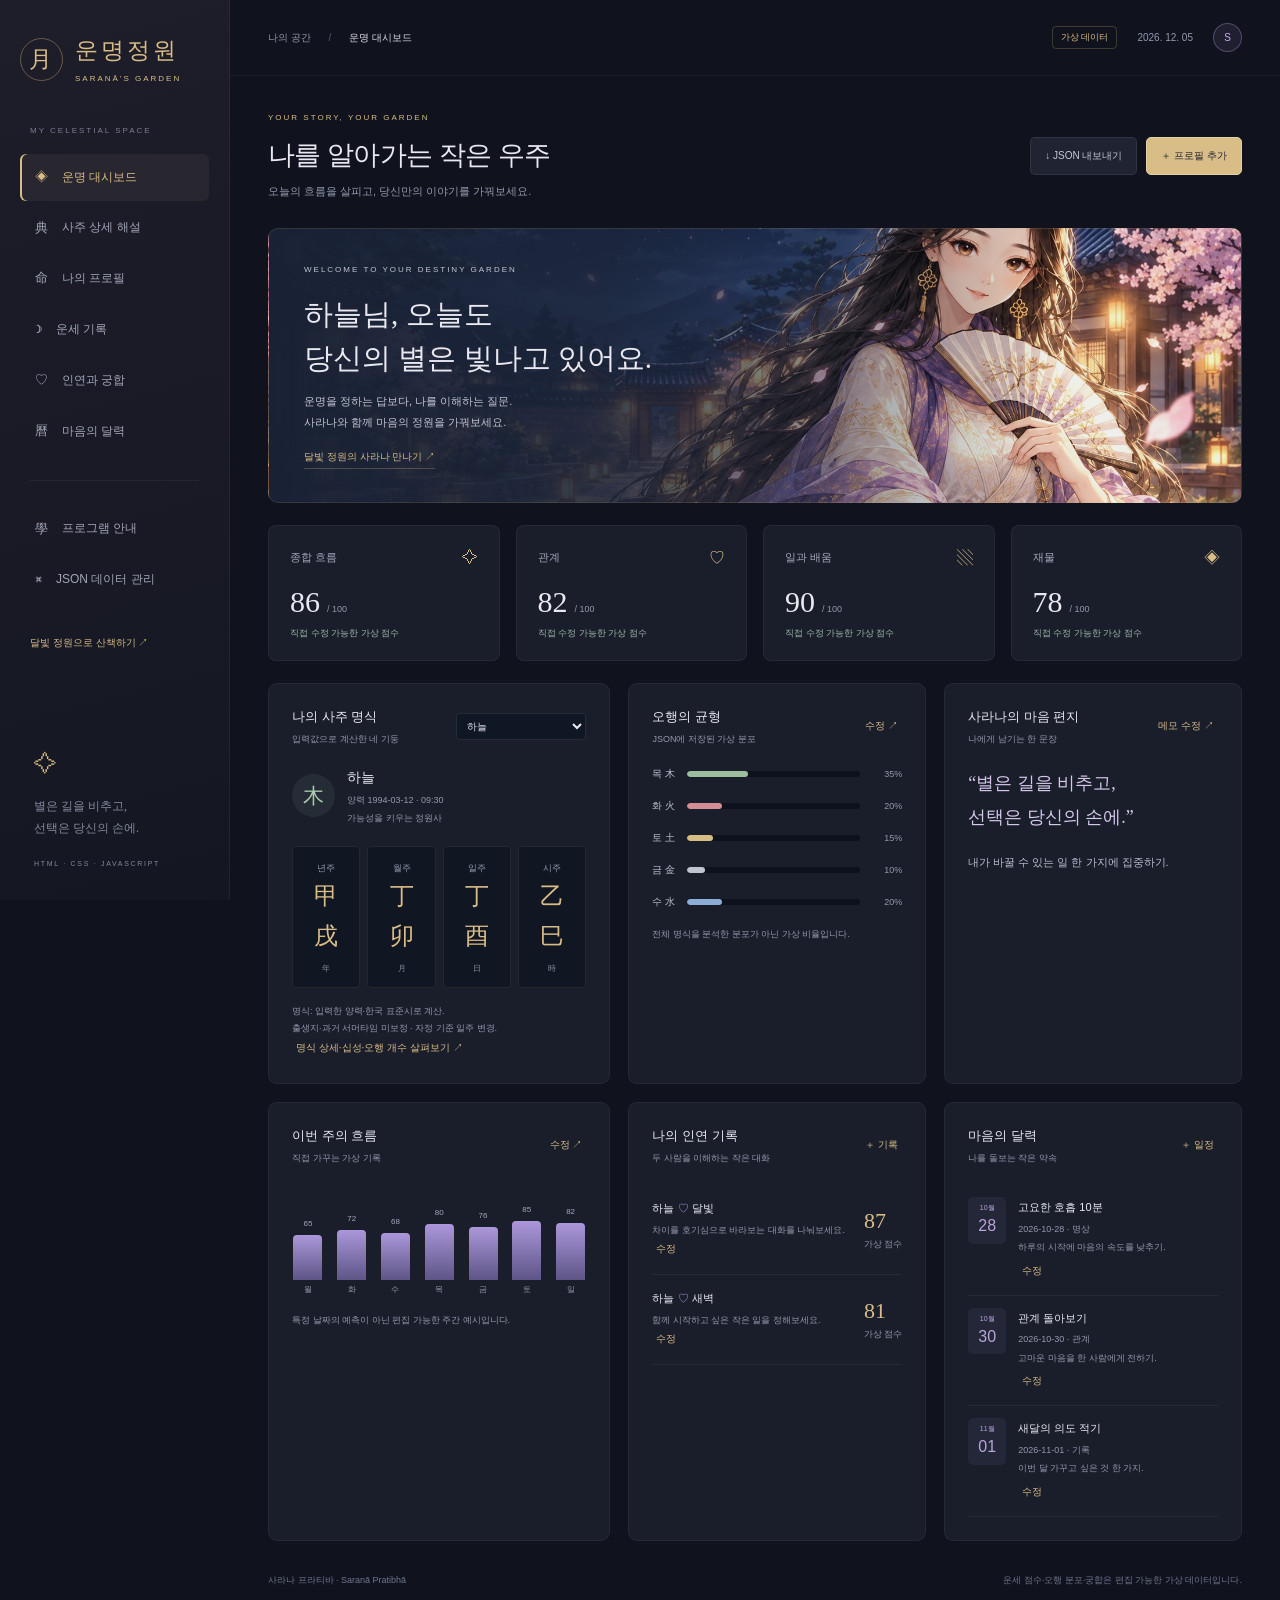
<file: index.html>
<!doctype html><html lang="ko"><head><meta charset="UTF-8"><meta name="viewport" content="width=device-width,initial-scale=1"><meta name="theme-color" content="#131522"><meta name="description" content="사라나 운명 대시보드. 가상 프로필과 운세를 직접 입력·수정하고 JSON으로 관리하는 개인 정원."><title>사라나 운명 프로그램 · 운명정원</title><link rel="stylesheet" href="dashboard.css"><link rel="stylesheet" href="saju-details.css"><script defer src="assets/lunar.js"></script><script defer src="saju-details.js"></script><script defer src="data-core.js"></script><script defer src="dashboard.js"></script></head><body><a class="skip" href="#workspace">본문 바로가기</a>
<aside class="sidebar"><a class="brand" href="./"><span class="seal">月</span><span>운명정원<small>SARANĀ'S GARDEN</small></span></a><p class="nav-label">MY CELESTIAL SPACE</p><nav aria-label="대시보드 메뉴"><button data-page="dashboard" class="nav active">◈ <span>운명 대시보드</span></button><button data-page="details" class="nav">典 <span>사주 상세 해설</span></button><button data-page="profiles" class="nav">命 <span>나의 프로필</span></button><button data-page="daily" class="nav">☽ <span>운세 기록</span></button><button data-page="matches" class="nav">♡ <span>인연과 궁합</span></button><button data-page="events" class="nav">曆 <span>마음의 달력</span></button><div class="line"></div><button data-page="research" class="nav">學 <span>프로그램 안내</span></button><button data-page="json" class="nav">⌘ <span>JSON 데이터 관리</span></button></nav><a class="garden-link" href="garden.html">달빛 정원으로 산책하기 ↗</a><div class="side-bottom"><span>✧</span><p>별은 길을 비추고,<br>선택은 당신의 손에.</p><small>HTML · CSS · JAVASCRIPT</small></div></aside>
<main id="workspace"><header class="topbar"><div><button id="mobile-menu" aria-label="메뉴 열기" aria-expanded="false">☰</button><span>나의 공간 <i>/</i> <b id="breadcrumb">운명 대시보드</b></span></div><div class="top-right"><span class="mock-badge">가상 데이터</span><span id="today"></span><span class="avatar">S</span></div></header><div class="page"><div class="page-heading"><div><p class="eyebrow">YOUR STORY, YOUR GARDEN</p><h1 id="page-title">나를 알아가는 작은 우주</h1><p id="page-subtitle">오늘의 흐름을 살피고, 당신만의 이야기를 가꿔보세요.</p></div><div class="heading-actions"><button class="secondary" id="export">↓ JSON 내보내기</button><button class="primary" id="new-profile">＋ 프로필 추가</button></div></div><div id="storage-status" role="status"></div><div id="app" aria-live="polite"><p>정원의 데이터를 불러오고 있어요…</p></div><footer>사라나 프라티바 · Saranā Pratibhā <span>운세 점수·오행 분포·궁합은 편집 가능한 가상 데이터입니다.</span></footer></div></main>
<dialog id="editor"><div class="dialog-head"><span>SARANĀ GARDEN</span><button id="close-editor" aria-label="편집창 닫기">×</button></div><div id="editor-body"></div></dialog><div id="toast" role="status"></div><input type="file" id="import-file" accept="application/json,.json" hidden></body></html>
</file>
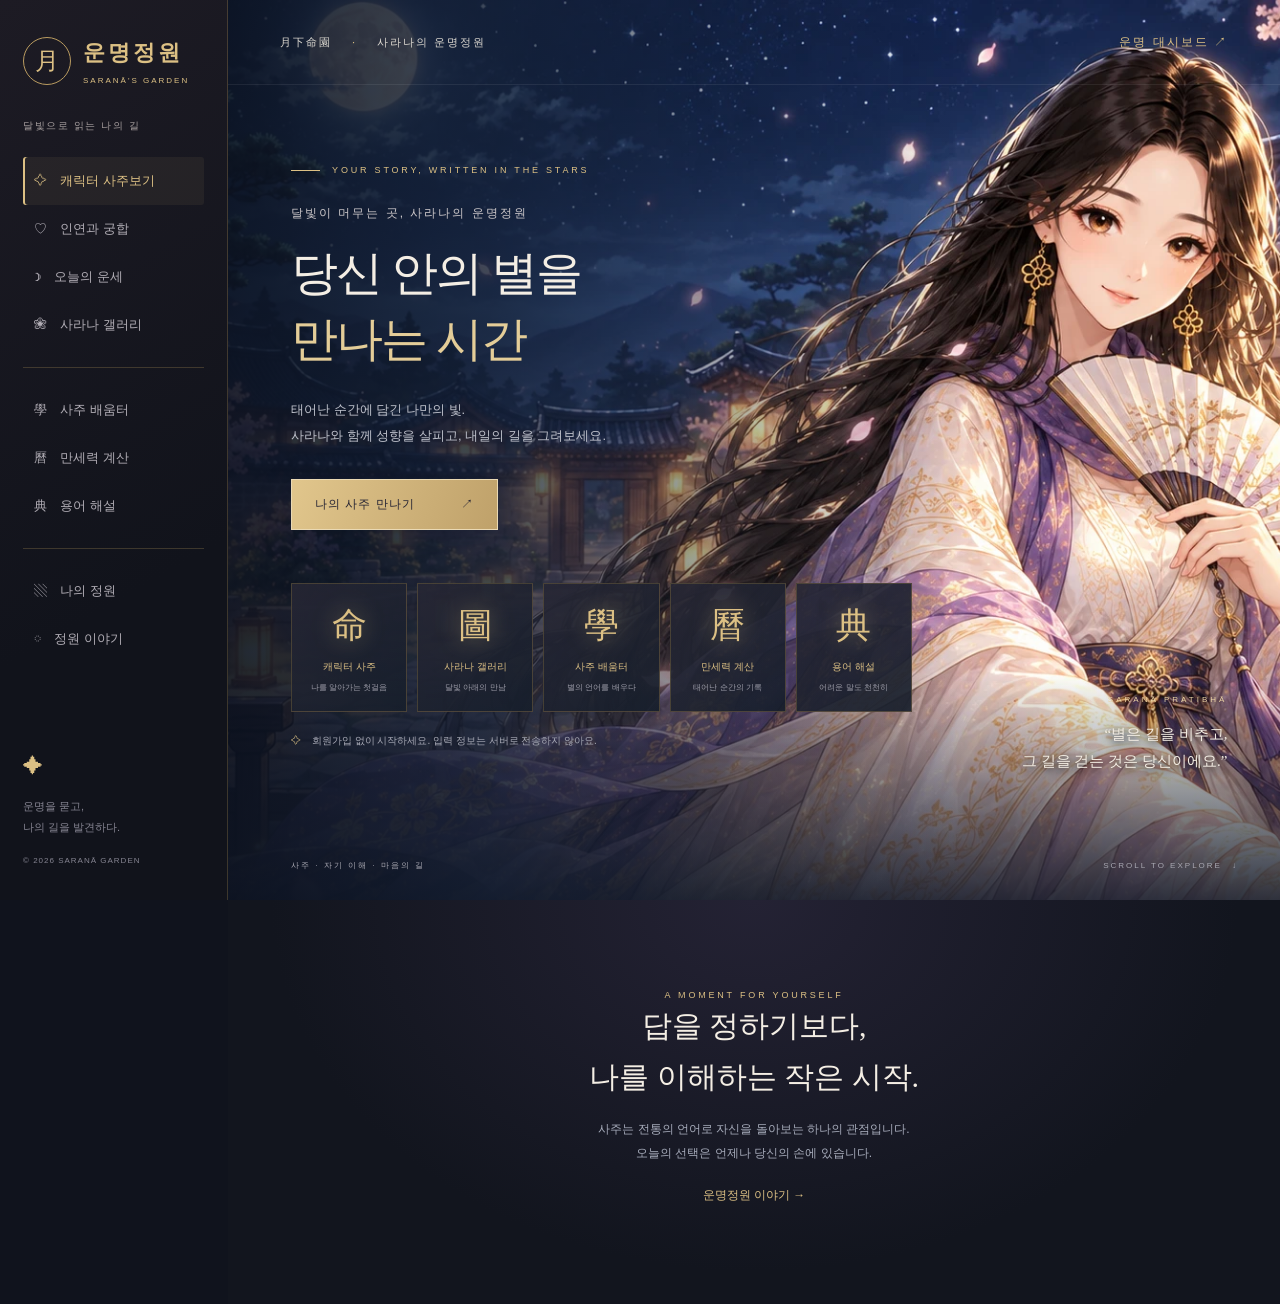
<file: garden.html>
<!doctype html><html lang="ko"><head><meta charset="utf-8"><meta name="viewport" content="width=device-width,initial-scale=1"><meta name="theme-color" content="#111521"><meta name="description" content="달빛 아래 만나는 나의 사주. 사라나와 함께하는 사주팔자, 오늘의 운세와 마음의 길."><title>사라나의 운명정원 · 月下命園</title><link rel="stylesheet" href="style.css"><link rel="stylesheet" href="saju-details.css"><script defer src="assets/lunar.js"></script><script defer src="saju-details.js"></script><script defer src="app.js"></script></head><body>
<a class="skip" href="#main">본문으로</a><aside id="sidebar"><a class="brand" href="#"><span class="seal">月</span><strong>운명정원<small>SARANĀ'S GARDEN</small></strong></a><div class="nav-caption">달빛으로 읽는 나의 길</div><nav aria-label="주 메뉴"><button class="nav active" data-view="birth">✧　캐릭터 사주보기</button><button class="nav" data-view="match">♡　인연과 궁합</button><button class="nav" data-view="today">☽　오늘의 운세</button><button class="nav" data-view="gallery">❀　사라나 갤러리</button><div class="rule"></div><button class="nav" data-view="learn">學　사주 배움터</button><button class="nav" data-view="calendar">曆　만세력 계산</button><button class="nav" data-view="terms">典　용어 해설</button><div class="rule"></div><button class="nav" data-view="saved">▧　나의 정원</button><button class="nav" data-view="about">◌　정원 이야기</button></nav><div class="side-bottom"><span class="tiny-star">✦</span><p>운명을 묻고,<br>나의 길을 발견하다.</p><small>© <span id="year"></span> SARANĀ GARDEN</small></div></aside>
<main id="main"><header><span>月下命園 <i>·</i> 사라나의 운명정원</span><a class="quiet" href="index.html">운명 대시보드 ↗</a><button id="menu" aria-label="메뉴 열기" aria-expanded="false">☰</button></header><section class="hero"><div class="atmosphere" aria-hidden="true"></div><div class="hero-content"><div class="eyebrow"><span></span> YOUR STORY, WRITTEN IN THE STARS</div><p class="intro">달빛이 머무는 곳, 사라나의 운명정원</p><h1>당신 안의 별을<br><em>만나는 시간</em></h1><p class="description">태어난 순간에 담긴 나만의 빛.<br>사라나와 함께 성향을 살피고, 내일의 길을 그려보세요.</p><button class="primary" data-view="birth">나의 사주 만나기 <span>↗</span></button><div class="services"><button data-view="birth"><b>命</b><span>캐릭터 사주</span><small>나를 알아가는 첫걸음</small></button><button data-view="gallery"><b>圖</b><span>사라나 갤러리</span><small>달빛 아래의 만남</small></button><button data-view="learn"><b>學</b><span>사주 배움터</span><small>별의 언어를 배우다</small></button><button data-view="calendar"><b>曆</b><span>만세력 계산</span><small>태어난 순간의 기록</small></button><button data-view="terms"><b>典</b><span>용어 해설</span><small>어려운 말도 천천히</small></button></div><div class="hero-note"><span>✧</span> 회원가입 없이 시작하세요. 입력 정보는 서버로 전송하지 않아요.</div></div><div class="character-caption"><span>SARANĀ PRATIBHĀ</span><p>“별은 길을 비추고,<br>그 길을 걷는 것은 당신이에요.”</p></div><footer class="hero-footer"><span>사주 · 자기 이해 · 마음의 길</span><span>SCROLL TO EXPLORE　↓</span></footer></section><section class="below"><span class="eyebrow">A MOMENT FOR YOURSELF</span><h2>답을 정하기보다,<br>나를 이해하는 작은 시작.</h2><p>사주는 전통의 언어로 자신을 돌아보는 하나의 관점입니다.<br>오늘의 선택은 언제나 당신의 손에 있습니다.</p><button class="quiet" data-view="about">운명정원 이야기 →</button></section></main>
<dialog id="panel"><div class="modal-top"><span>月下命園 · SARANĀ</span><button id="close" aria-label="닫기">×</button></div><div id="panel-content"></div></dialog><div id="toast" role="status"></div></body></html>
</file>
<file: dashboard.css>
:root{--bg:#10131e;--panel:#1a1e2b;--line:#ffffff0d;--gold:#d8bd86;--muted:#9399ad;--text:#e9e8f0;--purple:#a797df}*{box-sizing:border-box}body{margin:0;color:var(--text);background:var(--bg);font:13px/1.6 Arial,'Malgun Gothic',sans-serif}button,input,select,textarea{font:inherit}button{cursor:pointer}button,a,input,select,textarea{outline-offset:4px}button:focus-visible,a:focus-visible{outline:2px solid var(--gold)}button:disabled{opacity:.45;cursor:not-allowed}a{color:inherit;text-decoration:none}button{border:0}button:hover{filter:brightness(1.15)}.skip{position:fixed;top:-100px;z-index:50}.skip:focus{top:5px;background:black;padding:10px}.sidebar{position:fixed;width:230px;inset:0 auto 0 0;background:linear-gradient(165deg,#1e1d2a,#141722);border-right:1px solid var(--line);padding:35px 20px;z-index:5}.brand{display:flex;align-items:center;gap:12px;font:23px Batang,serif;letter-spacing:3px;color:var(--gold)}.brand small{display:block;font:8px Arial;letter-spacing:2px;margin-top:8px}.seal{border:1px solid #c2a16c77;border-radius:50%;width:43px;height:43px;display:grid;place-items:center;font-size:23px}.nav-label{font-size:8px;letter-spacing:2px;color:#797e93;margin:42px 10px 16px}.nav{display:flex;gap:14px;align-items:center;width:100%;text-align:left;background:none;color:#a1a5b7;padding:13px 15px;margin:4px 0;border-radius:6px}.nav.active{background:#d8bd8610;color:var(--gold);box-shadow:inset 2px 0 var(--gold)}.nav>span{font-size:12px}.line{height:1px;background:var(--line);margin:25px 10px}.garden-link{display:block;color:var(--gold);font-size:10px;margin:32px 10px}.side-bottom{position:absolute;bottom:27px;left:34px;color:#83899d}.side-bottom>span{color:var(--gold);font-size:23px}.side-bottom p{font:12px/1.9 Batang,serif}.side-bottom small{font-size:7px;letter-spacing:1.7px}main{margin-left:230px}.topbar{height:76px;border-bottom:1px solid var(--line);padding:0 38px;display:flex;justify-content:space-between;align-items:center;font-size:10px;color:var(--muted)}.topbar i{margin:0 15px;font-style:normal;color:#53596d}.topbar b{font-weight:400;color:#dedee7}.top-right{display:flex;gap:20px;align-items:center}.mock-badge{color:var(--gold);border:1px solid #c8ab5f40;border-radius:4px;padding:3px 8px;font-size:9px}.avatar{display:grid;place-items:center;width:29px;height:29px;border-radius:50%;border:1px solid #a793c960;color:#c3b1eb;background:#61507a33}#mobile-menu{display:none}.page{max-width:1670px;padding:36px 38px 20px;margin:auto}.page-heading{display:flex;justify-content:space-between;gap:20px;align-items:center;margin-bottom:27px}.eyebrow{font-size:8px;color:var(--gold);letter-spacing:2px;margin:0 0 10px}h1{font:27px/1.5 Batang,serif;margin:0 0 8px;letter-spacing:-.6px}.page-heading p:not(.eyebrow){margin:0;color:var(--muted);font-size:11px}.heading-actions{display:flex;gap:9px}.primary,.secondary{padding:10px 14px;font-size:10px;border-radius:5px;white-space:nowrap}.primary{background:#d8bd86;color:#202231;border:1px solid #e6cfa0}.secondary{background:#202432;color:#c7c8d5;border:1px solid #ffffff13}.text-btn{background:none;color:var(--gold);font-size:10px;padding:4px}.banner{min-height:230px;border:1px solid #c6a77928;background:linear-gradient(90deg,#192235 0%,#192235dc 35%,#15253d11 80%),url('assets/sarana-moonlight.webp') center 42%/cover;border-radius:10px;padding:33px 35px;position:relative;overflow:hidden;display:flex;flex-direction:column;align-items:flex-start;justify-content:center}.banner .eyebrow{font-size:8px}.banner h2{font:29px/1.5 Batang,serif;margin:0 0 11px}.banner p{color:#c4c4d2;font-size:11px;line-height:1.9;margin:0 0 16px;max-width:65%}.banner .text-btn{border-bottom:1px solid #d8bd8644;padding:0 0 3px}.stats{display:grid;grid-template-columns:repeat(4,minmax(0,1fr));gap:16px;margin:22px 0}.stat{padding:19px 21px;background:var(--panel);border:1px solid var(--line);border-radius:8px}.stat .stat-top{display:flex;align-items:center;justify-content:space-between;color:#a1a8ba;font-size:11px}.stat-icon{color:var(--gold);font-size:16px}.stat strong{font:30px/1.5 Georgia,serif;display:inline-block;margin:9px 7px 2px 0}.stat small{font-size:9px;color:var(--muted)}.stat .mini{font-size:9px;color:#9fbaab}.dashboard-grid{display:grid;grid-template-columns:1.15fr 1fr 1fr;gap:18px}.card{background:var(--panel);border:1px solid var(--line);border-radius:9px;min-width:0;padding:23px}.card-title{display:flex;align-items:center;justify-content:space-between;margin-bottom:20px;gap:12px}.card h2{font-size:13px;font-weight:500;margin:0}.card .kicker{display:block;color:var(--muted);font-size:9px;margin-top:4px}.profile-line{display:flex;gap:12px;align-items:center;margin-bottom:20px}.profile-emblem{width:43px;height:43px;border-radius:50%;display:grid;place-items:center;background:#96ba9e17;color:#a9c9b0;font:21px Batang,serif}.profile-line strong{font-size:14px;font-weight:500}.profile-line small{display:block;color:var(--muted);font-size:9px;margin-top:4px}.profile-picker{background:#101724;border:1px solid #ffffff15;color:var(--text);font-size:10px;padding:6px;border-radius:4px;max-width:130px}.pillars{display:grid;grid-template-columns:repeat(4,1fr);gap:7px}.pillar{text-align:center;background:#111623;border:1px solid #d3bf8b19;padding:10px 2px;border-radius:4px}.pillar small{font-size:9px;color:var(--muted)}.pillar b{display:block;font:24px/1.65 Batang,serif;color:var(--gold);white-space:pre-line}.pillar span{font-size:8px;color:#878fa4}.subtle{font-size:9px;color:var(--muted);line-height:1.8;margin:15px 0 0}.element-row{display:flex;align-items:center;gap:10px;margin:16px 0;font-size:10px}.element-row label{width:25px;color:#bac1cf}.bar-track{flex:1;height:6px;border-radius:5px;background:#0c111c;overflow:hidden}.bar-fill{height:100%;border-radius:5px;background:var(--c)}.element-row>span{font-size:9px;color:var(--muted);width:32px;text-align:right}.quote{font:18px/1.9 Batang,serif;color:#d4c7e9;margin:18px 0}.memo{font-size:11px;line-height:1.9;color:#b6bdd0;white-space:pre-wrap;overflow-wrap:anywhere}.week-chart{display:flex;gap:12px;align-items:flex-end;height:112px;margin:16px 0 10px}.week-col{display:flex;flex:1;align-items:center;flex-direction:column;height:100%;justify-content:flex-end;gap:4px}.week-col b{font-size:8px;font-weight:400;color:#a6a6bd}.week-bar{width:100%;max-width:29px;background:linear-gradient(#ab97db,#5e5586);border-radius:4px 4px 0 0;height:calc(var(--v)*.7px)}.week-col span{font-size:8px;color:var(--muted)}.wide{grid-column:span 2}.match-row{padding:13px 0;border-bottom:1px solid var(--line);display:flex;align-items:center;justify-content:space-between;gap:12px}.match-row b{font-weight:500;font-size:11px}.match-row small{font-size:9px;color:var(--muted);display:block;margin-top:4px}.match-score{font:22px Georgia;color:var(--gold)}.event-row{display:flex;align-items:flex-start;gap:12px;padding:12px 0;border-bottom:1px solid var(--line)}.date-box{border-radius:5px;background:#ab97db12;text-align:center;color:#b8a6db;width:38px;flex-shrink:0;padding:5px 0;font-size:16px}.date-box small{display:block;font-size:7px}.event-row strong{font-size:11px;font-weight:400}.event-row p{font-size:9px;color:var(--muted);margin:4px 0}.section-toolbar{display:flex;justify-content:space-between;gap:12px;margin:24px 0}.search{max-width:320px}.profiles-grid{display:grid;grid-template-columns:repeat(3,minmax(0,1fr));gap:18px}.score-compact{display:grid;grid-template-columns:repeat(4,1fr);text-align:center;gap:5px;margin:20px 0}.score-compact b{display:block;font:21px Georgia;color:var(--gold)}.score-compact span{font-size:9px;color:var(--muted)}.profile-actions{display:flex;gap:15px;justify-content:space-between;border-top:1px solid var(--line);padding-top:15px}.empty{text-align:center;padding:40px;color:var(--muted)}.notice{padding:14px 18px;border:1px solid #d8bd8630;color:#c1b594;border-radius:6px;font-size:10px;margin:15px 0;background:#c4a76d08}.error{color:#ffb5b5;white-space:pre-wrap;font-size:11px}.research-grid{display:grid;grid-template-columns:repeat(2,1fr);gap:18px}.research-grid p{font-size:12px;color:#b6bdd0;line-height:1.9}.sources a{color:var(--gold);text-decoration:underline}.json-box{width:100%;min-height:370px;font:12px/1.7 monospace;tab-size:2}.json-actions{display:flex;gap:10px;flex-wrap:wrap;margin:18px 0}.legend{display:flex;gap:12px;font-size:10px;color:var(--muted)}footer{margin:32px 0 4px;font-size:9px;color:#6e768c;display:flex;justify-content:space-between;gap:15px}.two-grid{display:grid;grid-template-columns:1fr 1fr;gap:18px}.form-grid{display:grid;grid-template-columns:1fr 1fr;gap:16px;margin:20px 0}.form-grid label{display:block;font-size:11px;color:#c5c7d5}.form-grid .full{grid-column:1/-1}input,select,textarea{background:#111724;border:1px solid #51586d;color:var(--text);padding:11px;border-radius:4px;width:100%;color-scheme:dark}label>input,label>select,label>textarea{margin-top:7px}textarea{resize:vertical;min-height:85px}.form-grid fieldset{border:1px solid var(--line);margin:0;padding:15px;border-radius:5px}.form-grid legend{color:var(--gold);font-size:11px}.number-fields{display:grid;grid-template-columns:repeat(4,1fr);gap:9px}.number-fields.five{grid-template-columns:repeat(5,1fr)}.number-fields.seven{grid-template-columns:repeat(7,1fr)}.number-fields input{padding:9px 4px}.buttons{display:flex;gap:12px;justify-content:flex-end;margin-top:25px}.danger{color:#d4a6a9}dialog{color:var(--text);width:min(750px,94vw);padding:0;border:1px solid #b7a57655;border-radius:9px;background:#1c2130;max-height:90svh;box-shadow:0 40px 140px #0008}dialog::backdrop{background:#090c16bd;backdrop-filter:blur(5px)}.dialog-head{display:flex;justify-content:space-between;align-items:center;padding:15px 25px;border-bottom:1px solid var(--line);color:var(--gold);font-size:8px;letter-spacing:2px}.dialog-head button{background:none;color:var(--gold);font-size:26px}#editor-body{padding:26px}#editor-body h2{font:24px Batang,serif;margin:0 0 10px}#toast{position:fixed;bottom:25px;left:50%;transform:translateX(-50%);padding:12px 22px;background:#dfc68f;color:#161c29;border-radius:6px;z-index:100;opacity:0;pointer-events:none;font-size:12px}#toast.visible{opacity:1}.loading{text-align:center;padding:70px}.hidden{display:none!important}@media(min-width:1500px){.banner{min-height:250px}.page{padding-top:40px}.banner h2{font-size:33px}}@media(max-width:1200px){.sidebar{width:200px;padding:30px 15px}main{margin-left:200px}.page{padding:28px 24px}.topbar{padding:0 24px}.dashboard-grid{grid-template-columns:1fr 1fr}.wide{grid-column:span 1}.profiles-grid{grid-template-columns:repeat(2,1fr)}.heading-actions{flex-wrap:wrap;justify-content:flex-end}.stat{padding:16px}.card{padding:20px}}@media(max-width:760px){.sidebar{transform:translateX(-100%);width:230px;padding-top:85px}.menu-open .sidebar{transform:translateX(0)}main{margin-left:0}.topbar{height:65px;padding:0 18px}.topbar>div:first-child{display:flex;align-items:center;gap:15px}#mobile-menu{display:block;background:none;color:var(--gold);font-size:21px;padding:0}.top-right{gap:9px}#today,.avatar{display:none}.page{padding:25px 17px}.page-heading{display:block}h1{font-size:24px}.heading-actions{justify-content:flex-start;margin-top:20px}.banner{padding:24px;min-height:250px;background-position:60% center}.banner h2{font-size:24px}.banner p{max-width:65%;font-size:10px}.stats{grid-template-columns:repeat(2,1fr);gap:10px;margin:15px 0}.stat strong{font-size:27px}.dashboard-grid,.profiles-grid,.two-grid,.research-grid{grid-template-columns:1fr}.card{padding:21px}.section-toolbar{flex-wrap:wrap}.search{max-width:none}.number-fields{grid-template-columns:repeat(2,1fr)}.number-fields.five,.number-fields.seven{grid-template-columns:repeat(3,1fr)}.form-grid{gap:12px}footer{display:block}footer span{display:block;margin-top:7px}.topbar i{margin:0 8px}.side-bottom{position:static;margin-top:35px}.garden-link{margin-top:22px}#editor-body{padding:20px}.form-grid label{font-size:10px}}@media(prefers-reduced-motion:reduce){*{scroll-behavior:auto!important}}
</file>
<file: saju-details.css>
.saju-detail{line-height:1.85;overflow-wrap:anywhere}.saju-detail h3{margin:26px 0 12px;font-size:17px;color:#e1d2ae}.saju-table-wrap{overflow-x:auto;max-width:100%;border:1px solid #ffffff20;border-radius:10px}.saju-table{border-collapse:collapse;min-width:640px;width:100%;font-size:13px;text-align:left}.saju-table caption{text-align:left;padding:12px;color:#bcb6cf}.saju-table th,.saju-table td{padding:12px;border-bottom:1px solid #ffffff15;vertical-align:top}.saju-table thead{background:#ffffff06}.saju-table th{color:#e1d2ae}.saju-counts{display:grid;grid-template-columns:repeat(5,minmax(0,1fr));gap:10px}.saju-counts>div{padding:13px;background:#ffffff05;border:1px solid #ffffff12;border-radius:10px}.saju-counts strong,.saju-counts span,.saju-counts meter{display:block;width:100%}.saju-counts span{font-size:14px;color:#bcb6cf}.saju-note{font-size:12px;color:#bcb6cf;line-height:1.9}.saju-detail details{margin-top:16px;padding:15px;border:1px solid #ffffff18;border-radius:10px}.saju-detail summary{cursor:pointer;color:#e1d2ae;font-weight:600}.saju-detail li{margin:9px 0}.saju-detail ol{padding-left:22px}.saju-glossary dt{font-weight:600;color:#e1d2ae;margin-top:15px}.saju-glossary dd{margin:5px 0 0;color:#c7c1d6}.saju-detail a{color:#d4bce9}.saju-actions{display:flex;flex-wrap:wrap;gap:12px;margin:20px 0}@media(max-width:600px){.saju-counts{grid-template-columns:repeat(2,minmax(0,1fr))}.saju-detail details{padding:12px}}

.section-toolbar .saju-actions{margin:0;align-items:center}
</file>
<file: style.css>
:root{--gold:#dcc084;--muted:#a7acbb;--ink:#10131d;--line:#b79a5a44}*{box-sizing:border-box}body{margin:0;background:var(--ink);color:#f4eee4;font-family:Arial,'Malgun Gothic',sans-serif}button,a,input,select{ -webkit-tap-highlight-color:transparent}button{cursor:pointer;font:inherit}button:focus-visible,a:focus-visible{outline:2px solid var(--gold);outline-offset:5px}a{color:inherit;text-decoration:none}.skip{position:fixed;top:-70px;z-index:20}.skip:focus{top:0;background:black;padding:15px}aside{position:fixed;width:228px;inset:0 auto 0 0;padding:37px 23px;background:linear-gradient(150deg,#1d1b24,#11131b 65%);border-right:1px solid var(--line);z-index:5}.brand{display:flex;align-items:center;gap:12px;color:var(--gold)}.seal{border:1px solid #b99b60;border-radius:50%;padding:7px 11px;font-family:serif;font-size:24px}.brand strong{font-family:serif;font-size:22px;letter-spacing:3px}.brand small{display:block;font:8px Arial;letter-spacing:2px;margin-top:8px}.nav-caption{font-size:10px;color:#a8a0a0;letter-spacing:1.6px;margin:34px 0 24px}.nav{display:block;border:0;background:none;color:#b1adb5;width:100%;text-align:left;font-size:13px;padding:15px 11px;border-radius:3px}.nav:hover,.nav.active{background:#d5b57212;color:var(--gold)}.nav.active{box-shadow:inset 2px 0 var(--gold)}.rule{height:1px;background:var(--line);margin:18px 0}.side-bottom{position:absolute;bottom:30px;color:#858491;font-size:11px;line-height:1.9}.tiny-star{color:var(--gold);font-size:20px}.side-bottom small{font-size:8px;letter-spacing:1px}main{margin-left:228px}header{position:absolute;left:228px;right:0;top:0;height:85px;z-index:2;display:flex;align-items:center;justify-content:space-between;padding:0 52px;border-bottom:1px solid #ffffff12;font-size:11px;letter-spacing:2px;color:#ddd9d1}header i{color:var(--gold);padding:0 15px}.quiet{background:transparent;border:0;color:var(--gold);font-size:12px;padding:10px 0}#menu{display:none}.hero{position:relative;min-height:850px;height:100svh;max-height:1200px;background:url('assets/sarana-moonlight.webp') center center/cover no-repeat;isolation:isolate;overflow:hidden}.hero:before{content:"";position:absolute;inset:0;background:linear-gradient(90deg,#0b1220e8 0%,#101b2ec9 25%,#101a2650 49%,transparent 70%),linear-gradient(0deg,#0f1525dd,transparent 25%);z-index:-1}.hero-content{padding:165px 0 100px 6%;width:65%;max-width:870px}.eyebrow{font-size:9px;letter-spacing:2.8px;color:var(--gold);display:flex;align-items:center;gap:12px}.eyebrow>span{width:29px;height:1px;background:var(--gold)}.intro{font-size:12px;letter-spacing:2px;color:#cdc8ca;margin:30px 0 18px}h1{font-family:'Noto Serif KR',Batang,serif;font-weight:400;font-size:clamp(38px,3.7vw,66px);line-height:1.4;letter-spacing:-2px;margin:0}h1 em{font-style:normal;color:#e4cd98}.description{font-size:13px;line-height:2;color:#bfc2cc;margin:24px 0 30px}.primary{background:linear-gradient(110deg,#e1c68c,#bfa16a);border:1px solid #ead9b4;color:#262433;padding:16px 23px;font-size:12px;letter-spacing:1px;box-shadow:0 8px 35px #080d2033}.primary span{margin-left:42px}.services{display:grid;grid-template-columns:repeat(5,1fr);gap:10px;margin-top:53px}.services button{border:1px solid #a887484f;background:linear-gradient(140deg,#262634e8,#161e2be8);color:var(--gold);padding:18px 3px;transition:transform .2s,background .2s;min-height:120px}.services button:hover{transform:translateY(-6px);background:#36313bee;border-color:var(--gold)}.services b{display:block;font:35px Batang,serif;margin-bottom:11px;text-shadow:0 0 24px #ffe28e66}.services span{display:block;font-size:10px}.services small{display:block;font-size:8px;color:#9c9ca8;margin-top:8px}.hero-note{font-size:10px;color:#a8aab6;margin-top:20px;line-height:1.8}.hero-note>span{color:var(--gold);margin-right:8px}.hero-footer{position:absolute;bottom:29px;left:6%;right:4%;display:flex;justify-content:space-between;font-size:8px;letter-spacing:2px;color:#a9a8b2}.character-caption{position:absolute;right:5%;bottom:110px;text-align:right}.character-caption span{font-size:8px;letter-spacing:3px;color:#ead3a5}.character-caption p{font-family:Batang,serif;line-height:1.8;font-size:15px;text-shadow:0 2px 10px black}.below{text-align:center;padding:90px 20px;background:radial-gradient(ellipse at top,#242234,#12151e 65%)}.below .eyebrow{justify-content:center}.below h2{font:30px/1.7 Batang,serif}.below p{color:var(--muted);font-size:12px;line-height:2}.atmosphere{pointer-events:none}.petal{position:absolute;left:var(--x);top:-20px;width:7px;height:11px;border-radius:80% 10% 70% 30%;background:#e8bad3aa;animation:fall var(--d) linear infinite;animation-delay:var(--delay)}@keyframes fall{to{transform:translate(120px,110vh) rotate(400deg)}}dialog{color:#eee8e1;width:min(680px,94vw);max-height:88svh;background:linear-gradient(140deg,#252535,#111923);border:1px solid #c8ab6b88;padding:0;border-radius:7px;box-shadow:0 30px 150px #000b}dialog::backdrop{background:#080c17c9;backdrop-filter:blur(7px)}.modal-top{display:flex;align-items:center;justify-content:space-between;border-bottom:1px solid var(--line);padding:17px 25px;color:var(--gold);font-size:9px;letter-spacing:2px}.modal-top button{font-size:28px;background:none;border:0;color:var(--gold)}#panel-content{padding:30px}h2{font-family:Batang,serif;font-weight:400;font-size:28px;line-height:1.5;margin:0 0 15px}.sub{font-size:12px;color:var(--muted);line-height:1.9}.fields{display:grid;grid-template-columns:1fr 1fr;gap:18px;margin:25px 0}label{font-size:11px;color:#c5bec5;display:block}input,select{font:inherit;color:#eee;background:#111927;border:1px solid #78717c;padding:12px;width:100%;margin-top:9px;border-radius:3px;color-scheme:dark}input[type=checkbox]{width:auto;margin:0 6px 0 0}.full{grid-column:1/-1}.info{font-size:10px;line-height:1.9;color:#aaa6b4;margin:20px 0}.result{margin-top:25px;padding-top:25px;border-top:1px solid var(--line)}.pillars{display:grid;grid-template-columns:repeat(4,1fr);gap:10px;margin:22px 0}.pillar{text-align:center;border:1px solid var(--line);padding:15px 5px;background:#d7bc7e08}.pillar small{color:var(--muted);display:block;font-size:10px}.pillar b{font:32px/1.7 Batang,serif;color:var(--gold);display:block;white-space:pre-line}.pillar span{font-size:10px}.reading{background:#d2b57c0c;border-left:2px solid var(--gold);padding:18px;font-size:13px;line-height:2}.list-card{border:1px solid var(--line);padding:18px;margin:12px 0;font-size:13px;line-height:1.9}.list-card strong{display:block;color:var(--gold);margin-bottom:5px}.gallery-image{width:100%;border-radius:4px}.error{color:#f0b4b4;font-size:12px}.row{display:flex;gap:20px;flex-wrap:wrap}#toast{position:fixed;bottom:25px;left:50%;transform:translateX(-50%);background:#e0c48b;color:#191d2a;padding:12px 22px;font-size:12px;opacity:0;pointer-events:none;z-index:30;transition:opacity .2s}#toast.visible{opacity:1}@media(min-width:1600px){.hero-content{padding-top:190px}.services{margin-top:65px}}@media(max-width:1150px){aside{width:190px;padding:30px 15px}main{margin-left:190px}header{left:190px;padding:0 30px}.hero-content{width:75%;padding-left:6%}.hero{background-position:58% center}.services small{display:none}.character-caption{bottom:70px}.hero:before{background:linear-gradient(90deg,#0c1420ee,#101a2988 60%,#101a2911)}}@media(max-width:760px){aside{transform:translateX(-100%);transition:transform .2s;width:225px;padding-top:85px}.menu-open aside{transform:translateX(0)}main{margin:0}header{left:0;height:70px;padding:0 23px}header>.quiet{display:none}#menu{display:block;border:0;background:none;color:var(--gold);font-size:24px}.hero{height:auto;min-height:900px;background-position:65% center}.hero:before{background:linear-gradient(90deg,#0b1421e6,#101a2977),linear-gradient(0deg,#0b1323,transparent 60%)}.hero-content{padding:130px 24px 100px;width:100%}.eyebrow{font-size:8px;letter-spacing:1.8px}.intro{margin-top:35px;font-size:10px}h1{font-size:43px}.description{font-size:12px}.services{gap:7px;margin-top:60px}.services button{min-height:105px;padding:14px 2px}.services b{font-size:29px}.services span{font-size:9px}.character-caption{right:24px;bottom:85px}.character-caption p{font-size:12px}.hero-footer{font-size:7px;left:24px;right:24px}.hero-note{font-size:9px;max-width:260px}.fields{gap:14px}#panel-content{padding:24px}.below{padding:65px 25px}.below h2{font-size:26px}.side-bottom{bottom:20px}.nav{padding:12px 10px}}@media(prefers-reduced-motion:reduce){*{animation:none!important;transition:none!important}}
</file>
